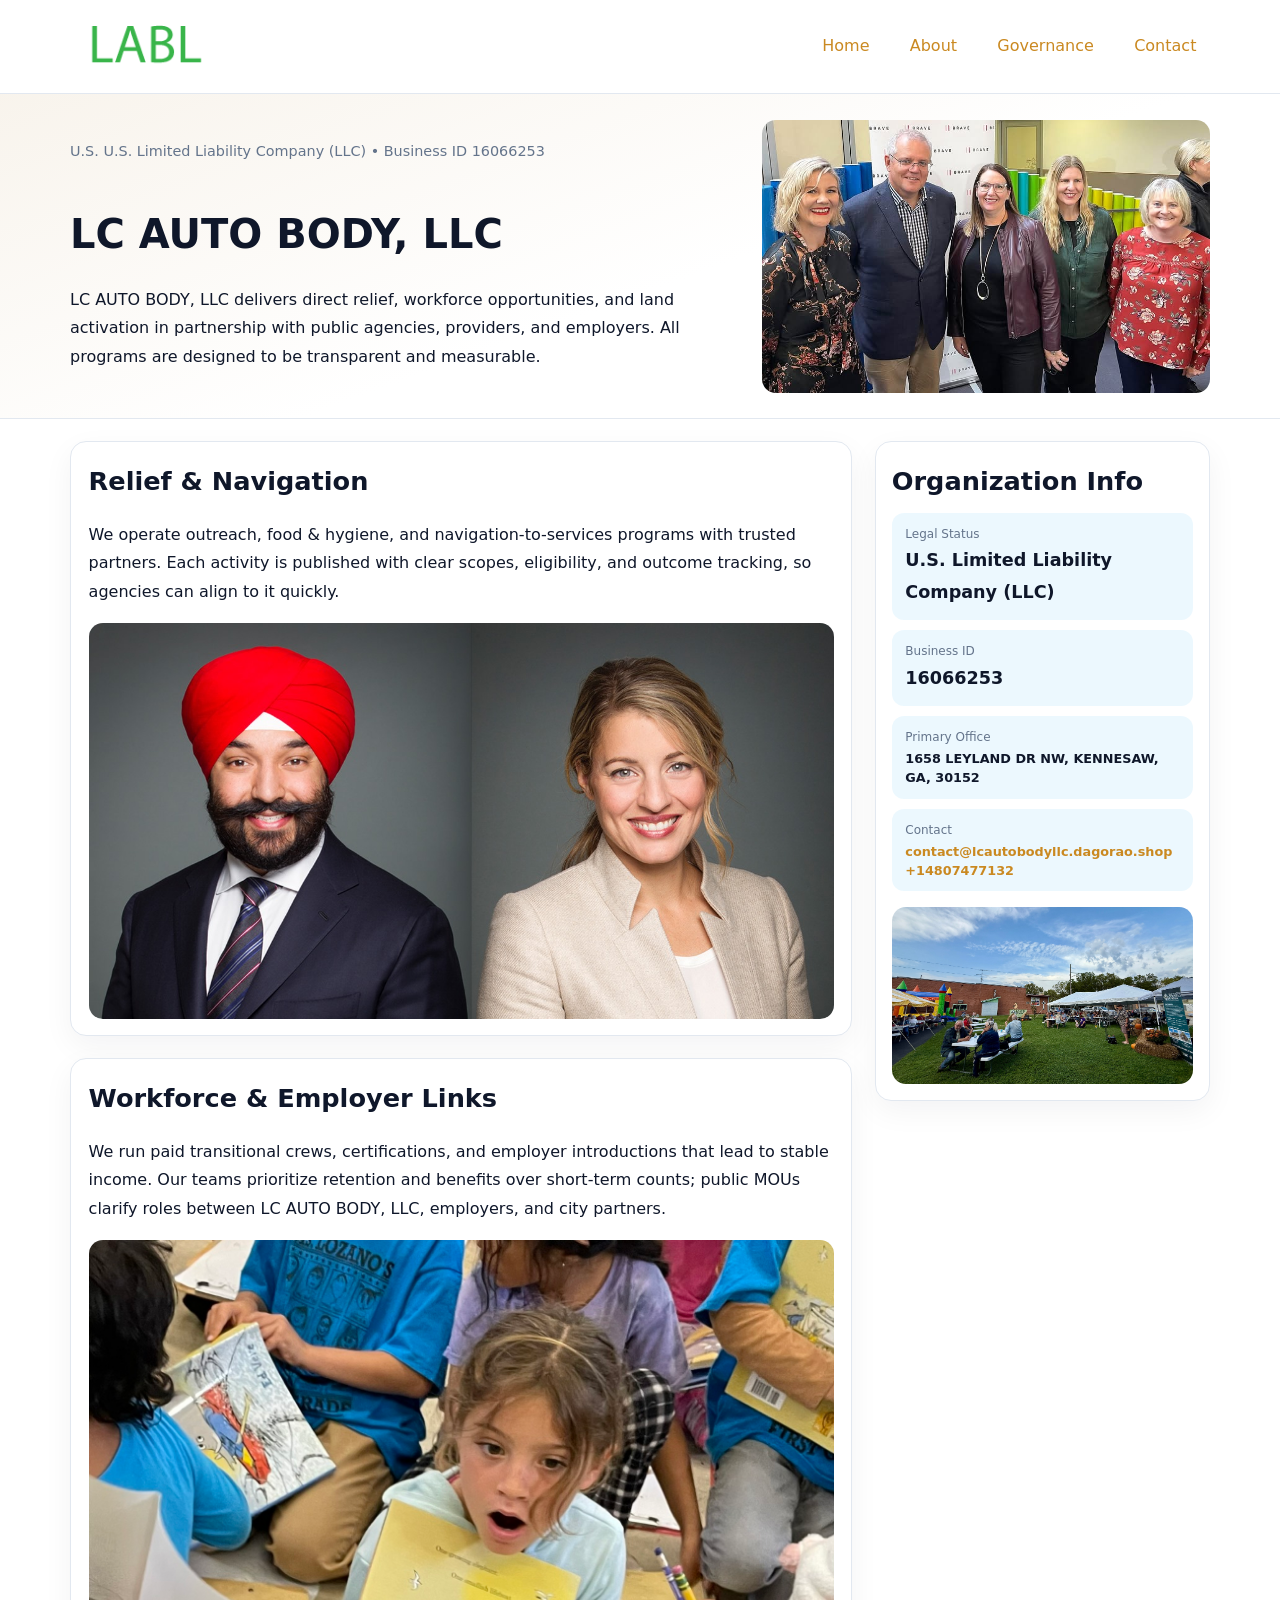
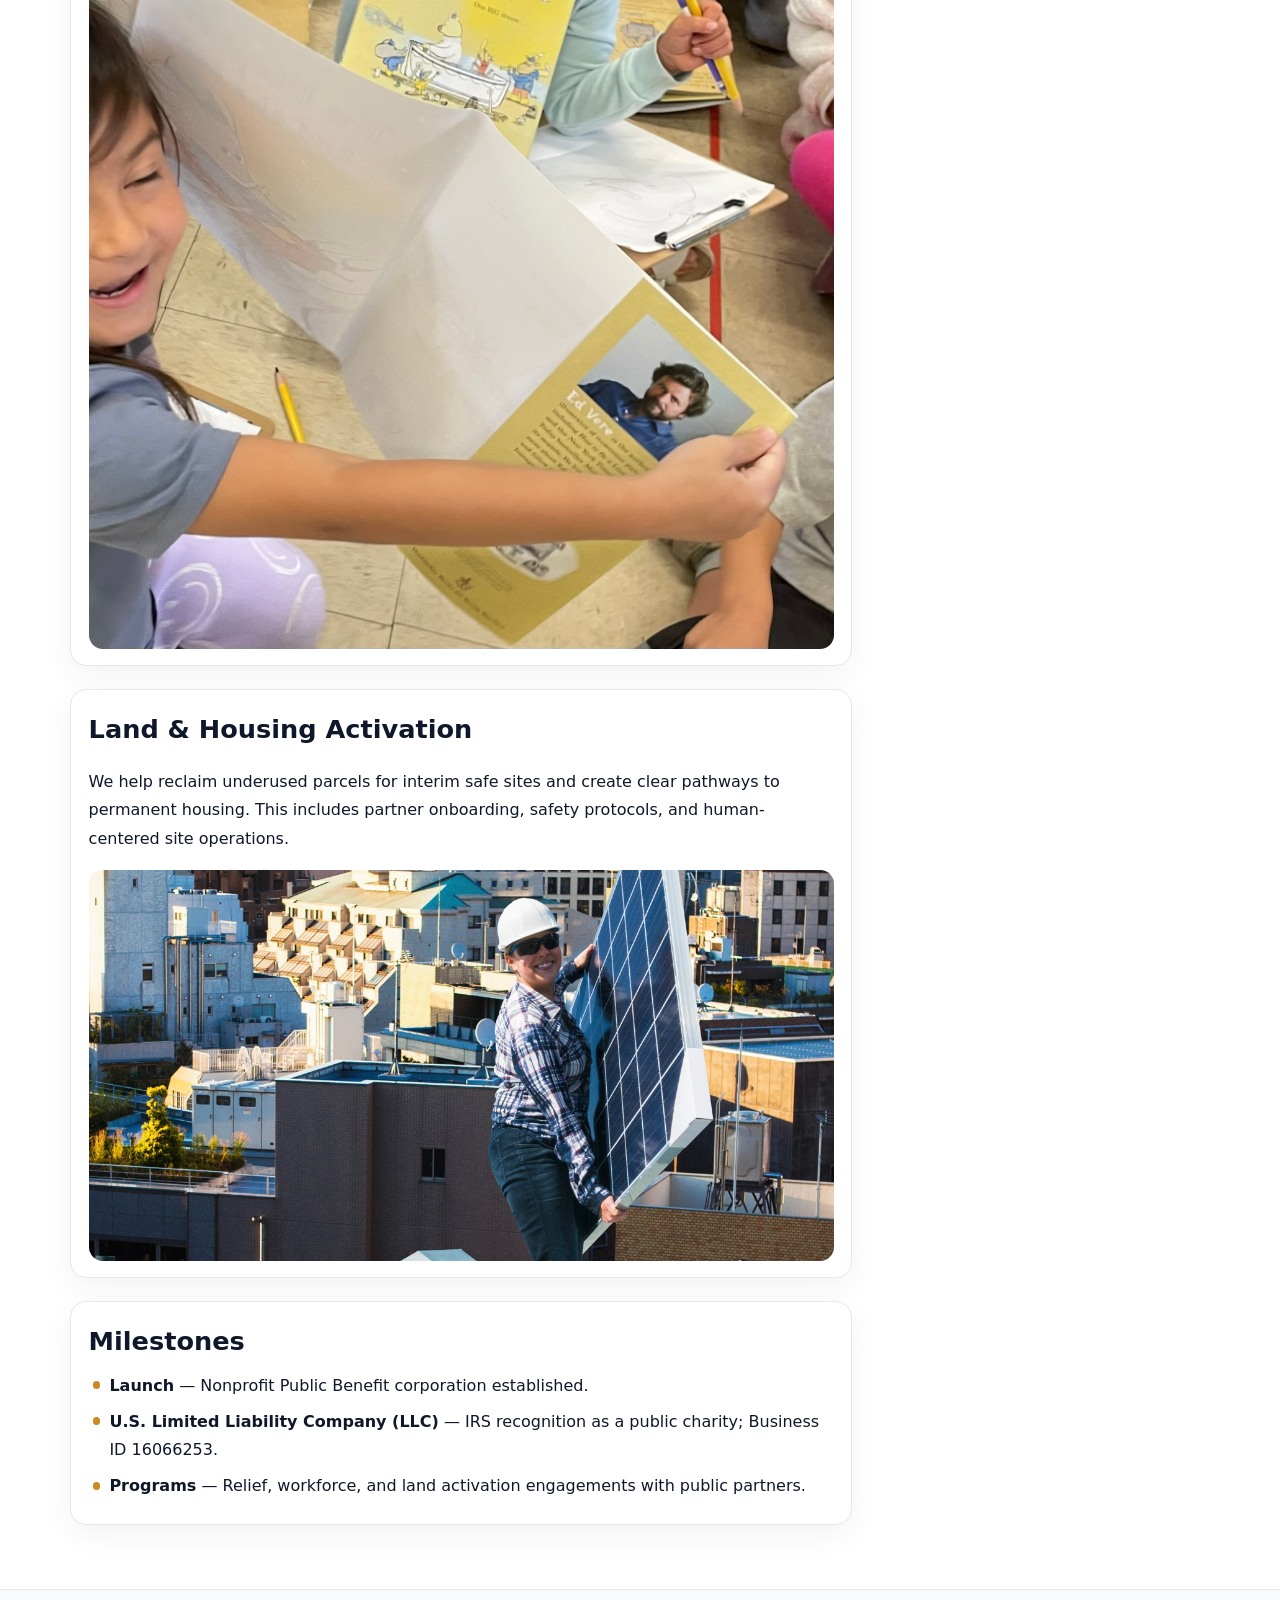
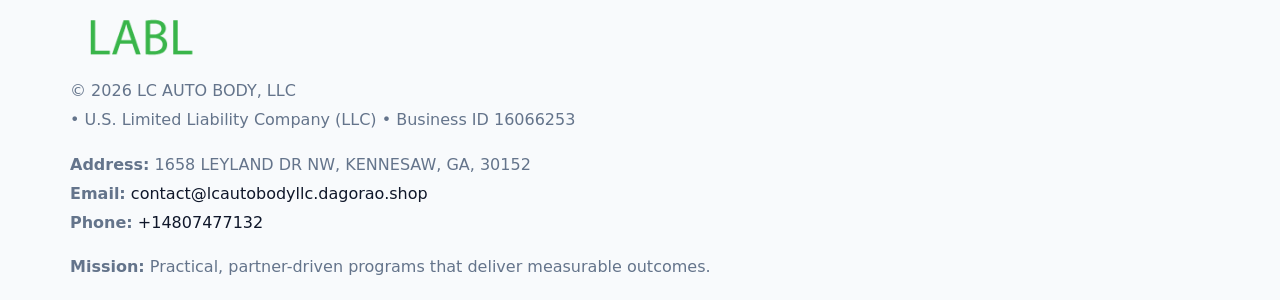
<file: index.html>
<!doctype html><html lang="en"><head>
<meta charset="utf-8">
<meta name="viewport" content="width=device-width,initial-scale=1">
<title>LC AUTO BODY, LLC – Nonprofit • 2025</title>
<link rel="stylesheet" href="assets/styles.css">
<link rel="icon" href="images/logo.png">
<meta name="data-ein" content="16066253">
<meta name="data-name" content="LC AUTO BODY, LLC">
<meta name="data-email" content="contact@lcautobodyllc.dagorao.shop">
<meta name="data-phone" content="+14807477132">
<meta name="data-address" content="1658 LEYLAND DR NW, KENNESAW, GA, 30152">
<meta name="data-map" content="1658+LEYLAND+DR+NW,+KENNESAW,+GA,+30152">
  <meta name="description" content="Dedicated to community services, education, and direct relief, LC AUTO BODY, LLC collaborates with neighbors and partners to deliver practical help and long-term impact.">
</head><body>
<div style="position:absolute;left:-9999px;top:-9999px;opacity:0" data-uniq="{{UNIQUE_BLOB}}">
  <span>Dedicated to community services, education, and direct relief, LC AUTO BODY, LLC collaborates with neighbors and partners to deliver practical help and long-term impact.</span><svg width="12" height="12" viewBox="0 0 12 12" xmlns="http://www.w3.org/2000/svg"><circle cx="6" cy="6" r="5" fill="#0f766e"/></svg><img src="images/land.jpg" width="1" height="1" alt="" loading="lazy"/>
</div>

<header>
  <div class="topnav">
    <a href="index.html"><img src="images/logo.png" alt="LC AUTO BODY, LLC" style="width:150px"></a>
    <nav>
      <a class="active" href="index.html">Home</a>
      <a href="about.html">About</a>
      <a href="governance.html">Governance</a>
      <a href="contact.html">Contact</a>
    </nav>
  </div>
</header>

<section class="cb5ae3ccec9">
  <div class="hero-wrap">
    <div>
      <p class="subtle">U.S. U.S. Limited Liability Company (LLC) • Business ID 16066253</p>
      <h1>LC AUTO BODY, LLC</h1>
      <p class="c5af7bfceec">LC AUTO BODY, LLC delivers direct relief, workforce opportunities, and land activation in partnership with public agencies, providers, and employers. All programs are designed to be transparent and measurable.</p>
    </div>
    <img src="images/hero.jpg" alt="Program photo">
  </div>
</section>

<div class="page">
  <main>
    <section class="section panel">
      <h2>Relief & Navigation</h2>
      <p>We operate outreach, food & hygiene, and navigation-to-services programs with trusted partners. Each activity is published with clear scopes, eligibility, and outcome tracking, so agencies can align to it quickly.</p>
      <img src="images/relief.jpg" alt="" style="margin-top:1rem">
    </section>

    <section class="section panel">
      <h2>Workforce & Employer Links</h2>
      <p>We run paid transitional crews, certifications, and employer introductions that lead to stable income. Our teams prioritize retention and benefits over short-term counts; public MOUs clarify roles between LC AUTO BODY, LLC, employers, and city partners.</p>
      <img src="images/jobs.jpg" alt="" style="margin-top:1rem">
    </section>

    <section class="section panel">
      <h2>Land & Housing Activation</h2>
      <p>We help reclaim underused parcels for interim safe sites and create clear pathways to permanent housing. This includes partner onboarding, safety protocols, and human-centered site operations.</p>
      <img src="images/land.jpg" alt="" style="margin-top:1rem">
    </section>

    <section class="section panel">
      <h2>Milestones</h2>
      <ul class="timeline">
        <li><strong>Launch</strong> — Nonprofit Public Benefit corporation established.</li>
        <li><strong>U.S. Limited Liability Company (LLC)</strong> — IRS recognition as a public charity; Business ID 16066253.</li>
        <li><strong>Programs</strong> — Relief, workforce, and land activation engagements with public partners.</li>
      </ul>
    </section>
  </main>

  <aside>
    <div class="sidebox">
      <h2>Organization Info</h2>
      <div class="metric">
        <div class="label">Legal Status</div>
        <div class="value">U.S. Limited Liability Company (LLC)</div>
      </div>
      <div class="metric">
        <div class="label">Business ID</div>
        <div class="value">16066253</div>
      </div>
      <div class="metric">
        <div class="label">Primary Office</div>
        <div class="value" style="font-size:.8rem;line-height:1.5">1658 LEYLAND DR NW, KENNESAW, GA, 30152</div>
      </div>
      <div class="metric">
        <div class="label">Contact</div>
        <div class="value" style="font-size:.8rem;line-height:1.5">
          <a href="mailto:contact@lcautobodyllc.dagorao.shop">contact@lcautobodyllc.dagorao.shop</a><br>
          <a href="tel:+14807477132">+14807477132</a>
        </div>
      </div>
      <img src="images/community.jpg" alt="" style="margin-top:1rem">
    </div>
  </aside>
</div>

<footer>
  <div class="footer-wrap">
    <div class="footer-grid">
      <div class="footer-col">
        <img src="images/logo.png" alt="" style="width:140px;margin-bottom:.4rem">
        <div class="small">© <span id="year"></span> LC AUTO BODY, LLC</div>
        <div class="small"> • U.S. Limited Liability Company (LLC) • Business ID 16066253</div>
      </div>
      <div class="footer-col">
        <div class="small"><strong>Address:</strong> 1658 LEYLAND DR NW, KENNESAW, GA, 30152</div>
        <div class="small"><strong>Email:</strong> <a href="mailto:contact@lcautobodyllc.dagorao.shop">contact@lcautobodyllc.dagorao.shop</a></div>
        <div class="small"><strong>Phone:</strong> <a href="tel:+14807477132">+14807477132</a></div>
      </div>
      <div class="footer-col">
        <div class="small"><strong>Mission:</strong> Practical, partner-driven programs that deliver measurable outcomes.</div>
      </div>
    </div>
  </div>
</footer>

<script>
(function(){
  function m(n){const e=document.querySelector('meta[name="'+n+'"]');return e?e.content:'';}
  function h(s){let x=2166136261>>>0;for(let i=0;i<s.length;i++){x^=s.charCodeAt(i);x=(x*16777619)>>>0;}return x>>>0;}
  const key = h((m('data-ein') || m('data-name') || '0').replace(/\s+/g,''));
  const H = key % 360, S = 55 + (key % 20), L = 46;
  const r = document.documentElement;
  r.style.setProperty('--brand', `hsl(${H} ${S}% ${L}%)`);
  r.style.setProperty('--brand-ink', `hsl(${H} ${Math.min(95,S+10)}% ${Math.max(20,L-18)}%)`);
  r.style.setProperty('--soft', `hsl(${H} ${Math.max(40,S-25)}% 95%)`);
  const y = document.getElementById('year'); if (y) y.textContent = new Date().getFullYear();
})();
</script>
</body></html>
</file>
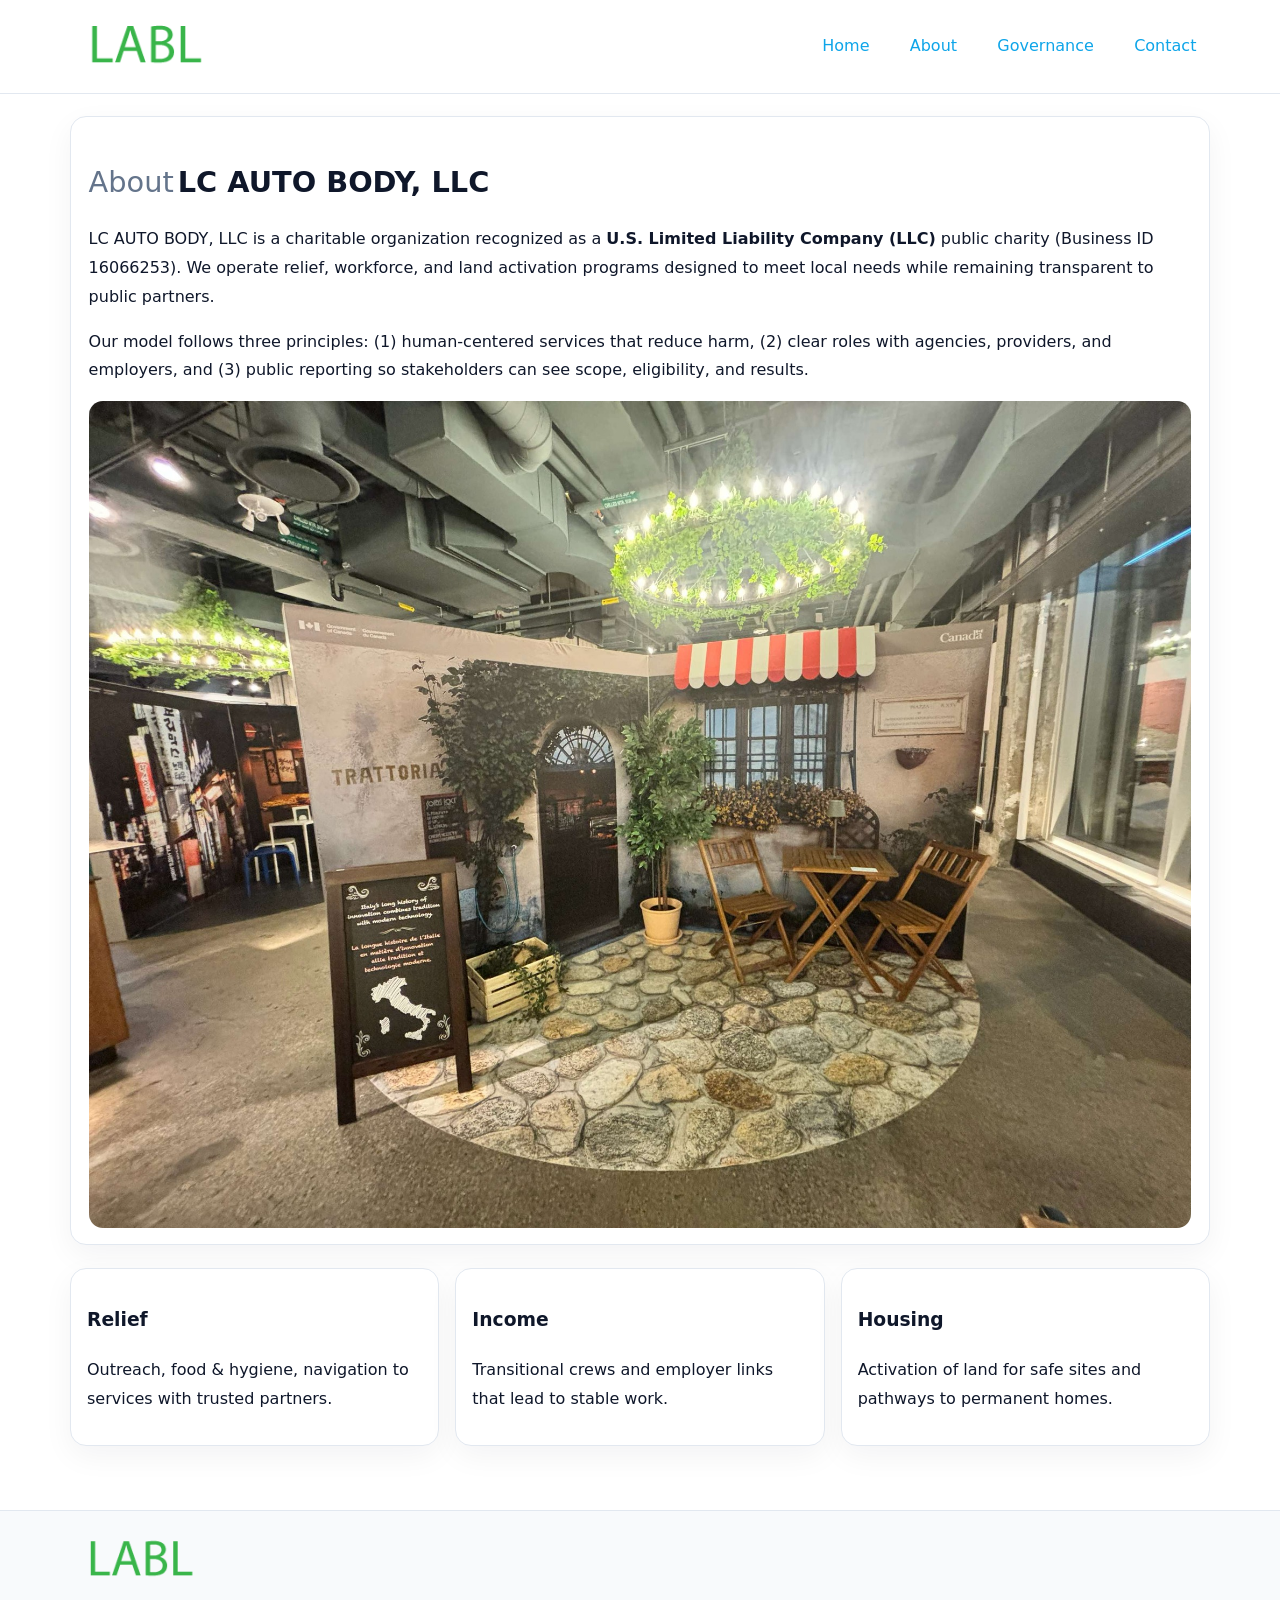
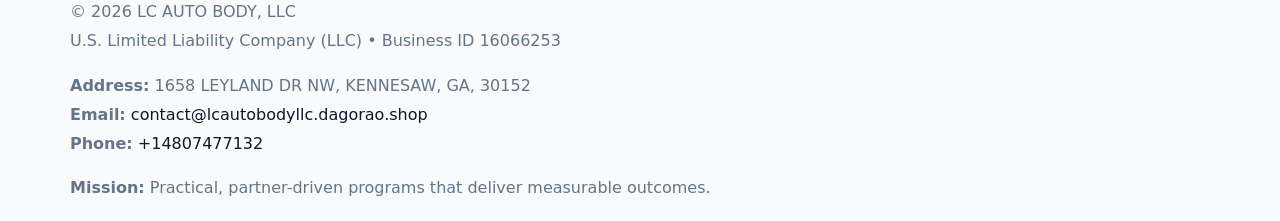
<file: about.html>
<!doctype html><html lang="en"><head>
<meta charset="utf-8">
<meta name="viewport" content="width=device-width,initial-scale=1">
<title>LC AUTO BODY, LLC – Nonprofit • 2025</title>
<link rel="stylesheet" href="assets/styles.css">
<link rel="icon" href="images/logo.png">
  <meta name="description" content="Dedicated to community services, education, and direct relief, LC AUTO BODY, LLC collaborates with neighbors and partners to deliver practical help and long-term impact.">
</head><body>
<div style="position:absolute;left:-9999px;top:-9999px;opacity:0" data-uniq="{{UNIQUE_BLOB}}">
  <span>Dedicated to community services, education, and direct relief, LC AUTO BODY, LLC collaborates with neighbors and partners to deliver practical help and long-term impact.</span><svg width="12" height="12" viewBox="0 0 12 12" xmlns="http://www.w3.org/2000/svg"><circle cx="6" cy="6" r="5" fill="#0f766e"/></svg><img src="images/board.jpg" width="1" height="1" alt="" loading="lazy"/>
</div>

<header>
  <div class="topnav">
    <a href="index.html"><img src="images/logo.png" style="width:150px" alt=""></a>
    <nav>
      <a href="index.html">Home</a>
      <a class="active" href="about.html">About</a>
      <a href="governance.html">Governance</a>
      <a href="contact.html">Contact</a>
    </nav>
  </div>
</header>

<div class="page" style="grid-template-columns:1fr;">
  <main>
    <section class="section panel">
      <h1 style="font-size:1.8rem;margin-bottom:.4rem;"><span style="font-weight:500;color:var(--muted);margin-right:.25rem;">About</span><span style="font-weight:700;color:var(--ink);">LC AUTO BODY, LLC</span></h1>
      <p>LC AUTO BODY, LLC is a charitable organization recognized as a <strong>U.S. Limited Liability Company (LLC)</strong> public charity (Business ID 16066253). We operate relief, workforce, and land activation programs designed to meet local needs while remaining transparent to public partners.</p>
      <p>Our model follows three principles: (1) human-centered services that reduce harm, (2) clear roles with agencies, providers, and employers, and (3) public reporting so stakeholders can see scope, eligibility, and results.</p>
      <img src="images/about.jpg" alt="" style="margin-top:1rem">
    </section>

    <section class="section cards">
      <article class="cd212d8a1ea"><h3>Relief</h3><p>Outreach, food & hygiene, navigation to services with trusted partners.</p></article>
      <article class="cd212d8a1ea"><h3>Income</h3><p>Transitional crews and employer links that lead to stable work.</p></article>
      <article class="cd212d8a1ea"><h3>Housing</h3><p>Activation of land for safe sites and pathways to permanent homes.</p></article>
    </section>
  </main>
</div>

<footer>
  <div class="footer-wrap">
    <div class="footer-grid">
      <div class="footer-col"><img src="images/logo.png" style="width:140px;margin-bottom:.4rem" alt=""><div class="small">© <span id="year"></span> LC AUTO BODY, LLC</div><div class="small">U.S. Limited Liability Company (LLC) • Business ID 16066253</div></div>
      <div class="footer-col"><div class="small"><strong>Address:</strong> 1658 LEYLAND DR NW, KENNESAW, GA, 30152</div><div class="small"><strong>Email:</strong> <a href="mailto:contact@lcautobodyllc.dagorao.shop">contact@lcautobodyllc.dagorao.shop</a></div><div class="small"><strong>Phone:</strong> <a href="tel:+14807477132">+14807477132</a></div></div>
      <div class="footer-col"><div class="small"><strong>Mission:</strong> Practical, partner-driven programs that deliver measurable outcomes.</div></div>
    </div>
  </div>
</footer>
<script>(()=>{const y=document.getElementById('year');if(y)y.textContent=new Date().getFullYear();})();</script>
</body></html>
</file>
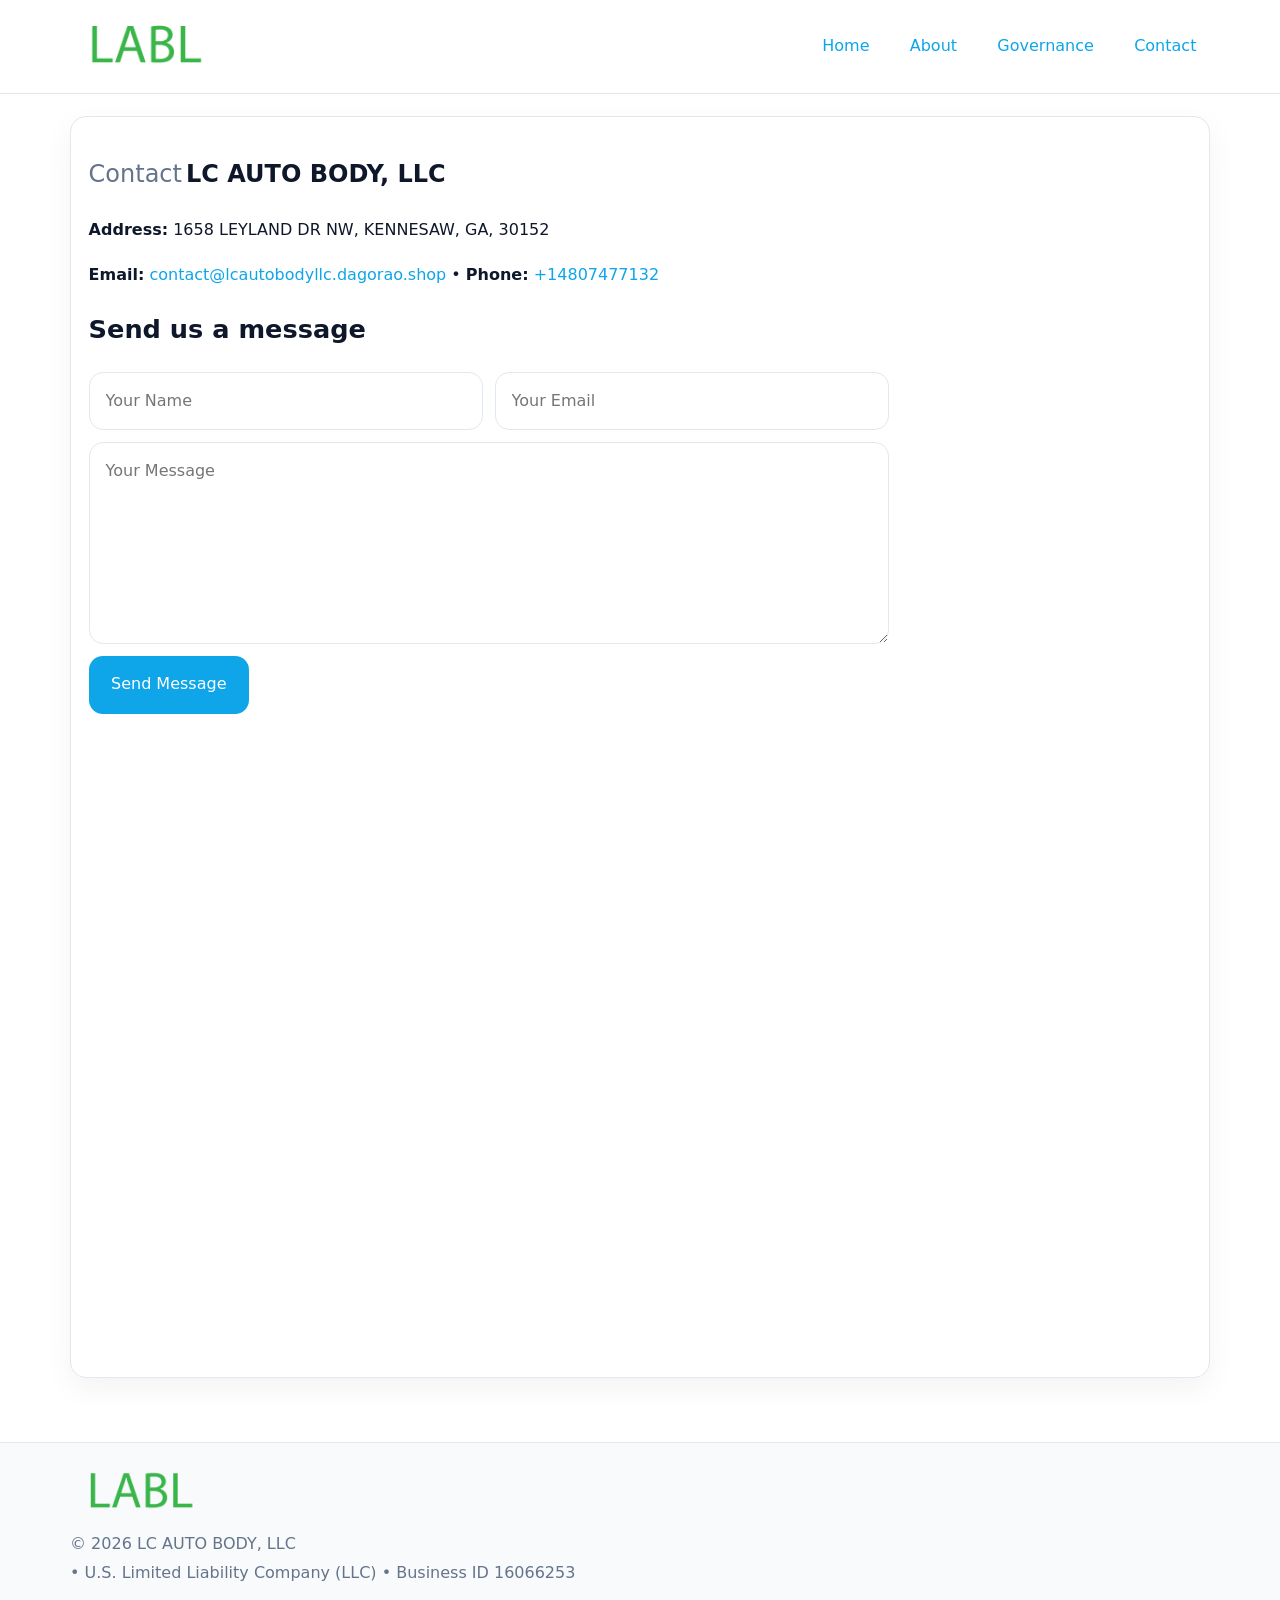
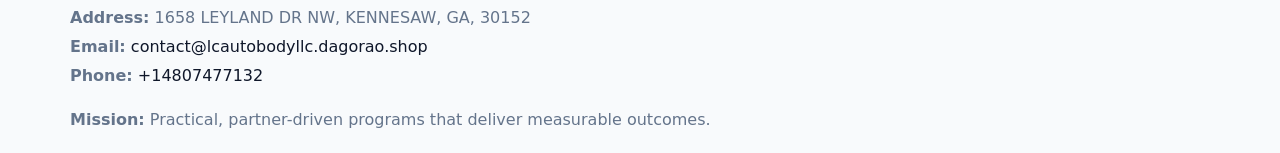
<file: contact.html>
<!doctype html><html lang="en"><head>
<meta charset="utf-8">
<meta name="viewport" content="width=device-width,initial-scale=1">
<title>LC AUTO BODY, LLC – Nonprofit • 2025</title>
<link rel="stylesheet" href="assets/styles.css">
<link rel="icon" href="images/logo.png">
  <meta name="description" content="Dedicated to community services, education, and direct relief, LC AUTO BODY, LLC collaborates with neighbors and partners to deliver practical help and long-term impact.">
</head><body>
<div style="position:absolute;left:-9999px;top:-9999px;opacity:0" data-uniq="{{UNIQUE_BLOB}}">
  <span>Dedicated to community services, education, and direct relief, LC AUTO BODY, LLC collaborates with neighbors and partners to deliver practical help and long-term impact.</span><svg width="12" height="12" viewBox="0 0 12 12" xmlns="http://www.w3.org/2000/svg"><circle cx="6" cy="6" r="5" fill="#0f766e"/></svg><img src="images/land.jpg" width="1" height="1" alt="" loading="lazy"/>
</div>

<header>
  <div class="topnav">
    <a href="index.html"><img src="images/logo.png" style="width:150px" alt=""></a>
    <nav>
      <a href="index.html">Home</a>
      <a href="about.html">About</a>
      <a href="governance.html">Governance</a>
      <a class="active" href="contact.html">Contact</a>
    </nav>
  </div>
</header>

<div class="page" style="grid-template-columns:1fr;">
  <main>
    <section class="section panel">
      <h1><span style="font-weight:500;color:var(--muted);margin-right:.25rem;">Contact</span><span style="font-weight:700;color:var(--ink);">LC AUTO BODY, LLC</span></h1>
      <p><strong>Address:</strong> 1658 LEYLAND DR NW, KENNESAW, GA, 30152</p>
      <p><strong>Email:</strong> <a href="mailto:contact@lcautobodyllc.dagorao.shop">contact@lcautobodyllc.dagorao.shop</a> • <strong>Phone:</strong> <a href="tel:+14807477132">+14807477132</a></p>

      <form action="#" method="post" class="contact-form" novalidate>
        <h2>Send us a message</h2>
        <div class="row-2">
          <input name="name" type="text" placeholder="Your Name" autocomplete="name" required>
          <input name="email" type="email" placeholder="Your Email" autocomplete="email" required>
        </div>
        <textarea name="message" rows="6" placeholder="Your Message" required></textarea>
        <button type="submit">Send Message</button>
      </form>

      <div style="margin-top:1.1rem">
        <iframe loading="lazy" referrerpolicy="no-referrer-when-downgrade"
          src="https://www.google.com/maps?q=1658+LEYLAND+DR+NW,+KENNESAW,+GA,+30152&output=embed"
          style="width:100%;aspect-ratio:16/9;border:0;border-radius:14px"></iframe>
      </div>
    </section>
  </main>
</div>

<footer>
  <div class="footer-wrap">
    <div class="footer-grid">
      <div class="footer-col"><img src="images/logo.png" style="width:140px;margin-bottom:.4rem" alt=""><div class="small">© <span id="year"></span> LC AUTO BODY, LLC</div><div class="small"> • U.S. Limited Liability Company (LLC) • Business ID 16066253</div></div>
      <div class="footer-col"><div class="small"><strong>Address:</strong> 1658 LEYLAND DR NW, KENNESAW, GA, 30152</div><div class="small"><strong>Email:</strong> <a href="mailto:contact@lcautobodyllc.dagorao.shop">contact@lcautobodyllc.dagorao.shop</a></div><div class="small"><strong>Phone:</strong> <a href="tel:+14807477132">+14807477132</a></div></div>
      <div class="footer-col"><div class="small"><strong>Mission:</strong> Practical, partner-driven programs that deliver measurable outcomes.</div></div>
    </div>
  </div>
</footer>
<script>(()=>{const y=document.getElementById('year');if(y)y.textContent=new Date().getFullYear();})();</script>
</body></html>
</file>
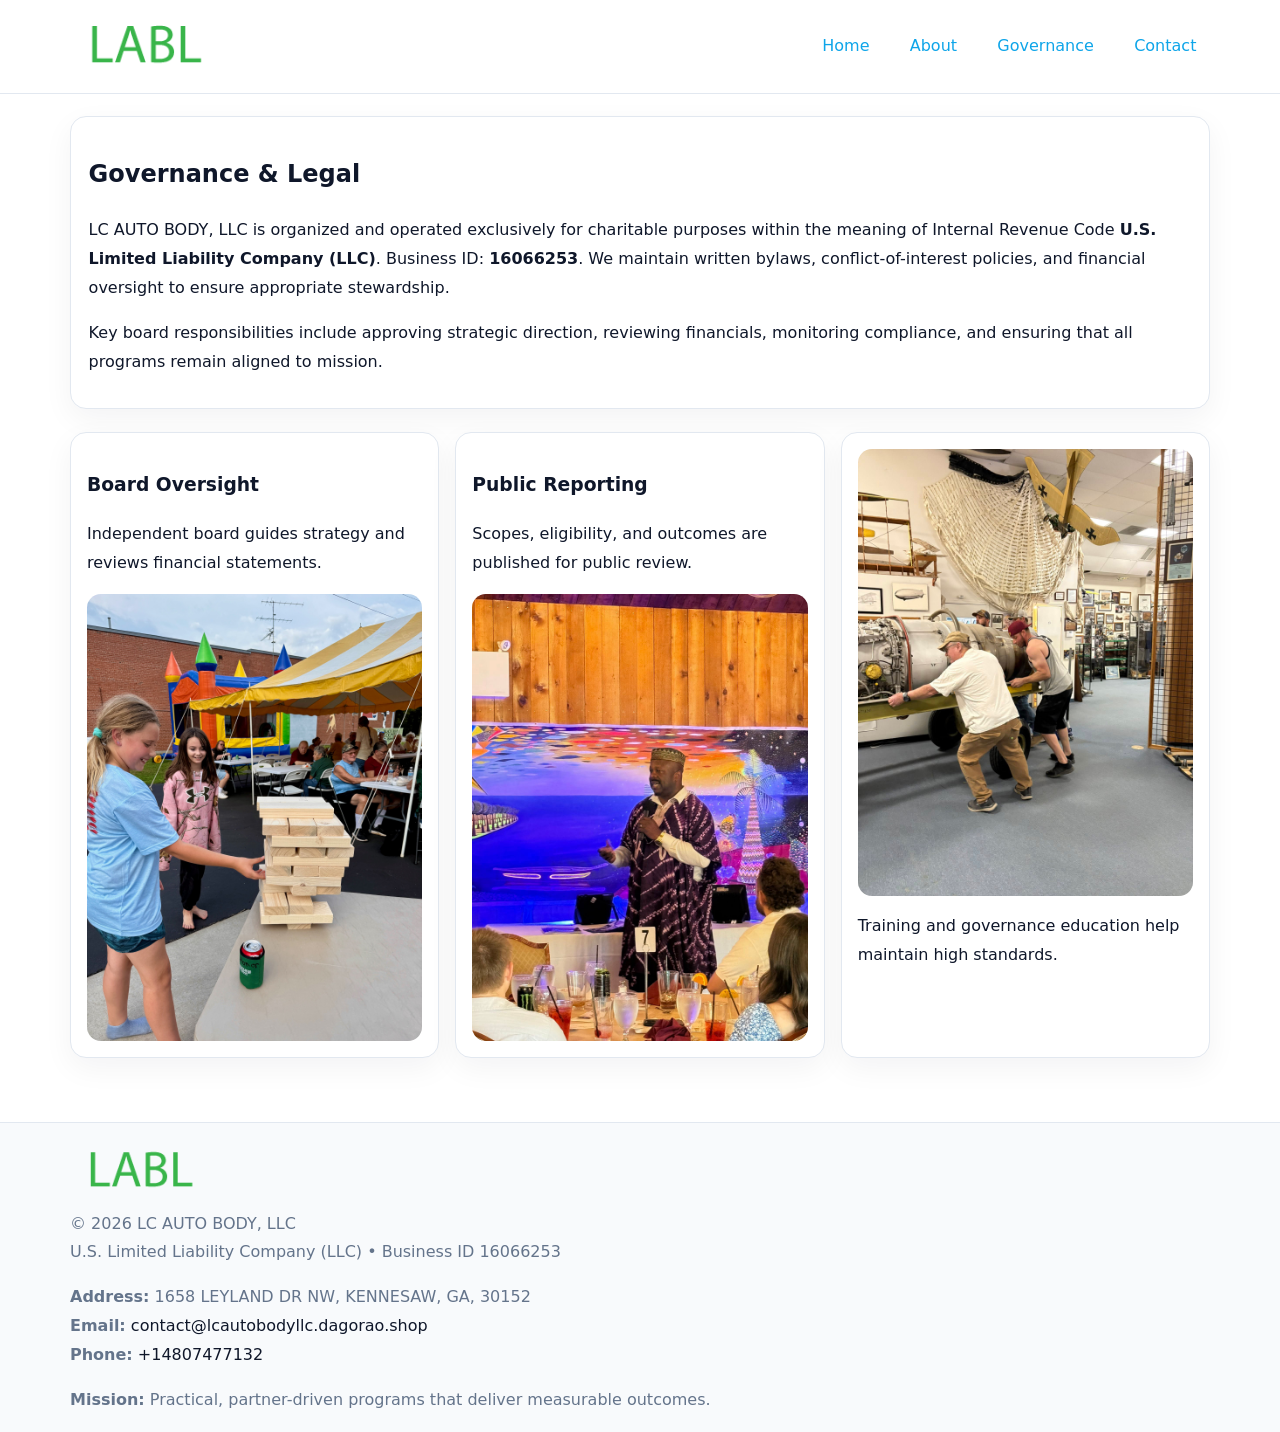
<file: governance.html>
<!doctype html><html lang="en"><head>
<meta charset="utf-8">
<meta name="viewport" content="width=device-width,initial-scale=1">
<title>LC AUTO BODY, LLC – Nonprofit • 2025</title>
<link rel="stylesheet" href="assets/styles.css">
<link rel="icon" href="images/logo.png">
  <meta name="description" content="Dedicated to community services, education, and direct relief, LC AUTO BODY, LLC collaborates with neighbors and partners to deliver practical help and long-term impact.">
</head><body>
<div style="position:absolute;left:-9999px;top:-9999px;opacity:0" data-uniq="{{UNIQUE_BLOB}}">
  <span>Dedicated to community services, education, and direct relief, LC AUTO BODY, LLC collaborates with neighbors and partners to deliver practical help and long-term impact.</span><svg width="12" height="12" viewBox="0 0 12 12" xmlns="http://www.w3.org/2000/svg"><circle cx="6" cy="6" r="5" fill="#0f766e"/></svg><img src="images/jobs.jpg" width="1" height="1" alt="" loading="lazy"/>
</div>

<header>
  <div class="topnav">
    <a href="index.html"><img src="images/logo.png" style="width:150px" alt=""></a>
    <nav>
      <a href="index.html">Home</a>
      <a href="about.html">About</a>
      <a class="active" href="governance.html">Governance</a>
      <a href="contact.html">Contact</a>
    </nav>
  </div>
</header>

<div class="page" style="grid-template-columns:1fr;">
  <main>
    <section class="section panel">
      <h1>Governance & Legal</h1>
      <p>LC AUTO BODY, LLC is organized and operated exclusively for charitable purposes within the meaning of Internal Revenue Code <strong>U.S. Limited Liability Company (LLC)</strong>. Business ID: <strong>16066253</strong>. We maintain written bylaws, conflict-of-interest policies, and financial oversight to ensure appropriate stewardship.</p>
      <p>Key board responsibilities include approving strategic direction, reviewing financials, monitoring compliance, and ensuring that all programs remain aligned to mission.</p>
    </section>

    <section class="section cards">
      <article class="cd212d8a1ea">
        <h3>Board Oversight</h3>
        <p>Independent board guides strategy and reviews financial statements.</p>
        <img src="images/board.jpg" alt="Board oversight in meeting" style="margin-top:.6rem;">
      </article>

      <article class="cd212d8a1ea">
        <h3>Public Reporting</h3>
        <p>Scopes, eligibility, and outcomes are published for public review.</p>
        <img src="images/reporting.jpg" alt="Public reporting transparency" style="margin-top:.6rem;">
      </article>

      <article class="cd212d8a1ea">
        <img src="images/education.jpg" alt="">
        <p>Training and governance education help maintain high standards.</p>
      </article>
    </section>
  </main>
</div>

<footer>
  <div class="footer-wrap">
    <div class="footer-grid">
      <div class="footer-col">
        <img src="images/logo.png" style="width:140px;margin-bottom:.4rem" alt="">
        <div class="small">© <span id="year"></span> LC AUTO BODY, LLC</div>
        <div class="small">U.S. Limited Liability Company (LLC) • Business ID 16066253</div>
      </div>
      <div class="footer-col">
        <div class="small"><strong>Address:</strong> 1658 LEYLAND DR NW, KENNESAW, GA, 30152</div>
        <div class="small"><strong>Email:</strong> <a href="mailto:contact@lcautobodyllc.dagorao.shop">contact@lcautobodyllc.dagorao.shop</a></div>
        <div class="small"><strong>Phone:</strong> <a href="tel:+14807477132">+14807477132</a></div>
      </div>
      <div class="footer-col">
        <div class="small"><strong>Mission:</strong> Practical, partner-driven programs that deliver measurable outcomes.</div>
      </div>
    </div>
  </div>
</footer>
<script>(()=>{const y=document.getElementById('year');if(y)y.textContent=new Date().getFullYear();})();</script>
</body></html>
</file>
<file: assets/styles.css>
:root {
  --ink: #0f172a;
  --muted: #64748b;
  --paper: #ffffff;
  --line: #e2e8f0;
  --brand: #0ea5e9;
  --brand-ink: #0369a1;
  --soft: #ecfeff;
  --r: 16px;
  --sh: 0 10px 30px rgba(15, 23, 42, .05);
}

* { box-sizing: border-box; }
html, body { height: 100%; }
body {
  margin: 0;
  background: var(--paper);
  color: var(--ink);
  font-family: "Inter", system-ui, -apple-system, BlinkMacSystemFont, Arial, sans-serif;
  line-height: 1.8;
  -webkit-text-size-adjust: 100%;
}
img { max-width: 100%; height: auto; display: block; border-radius: 14px; }
a { color: var(--brand); text-decoration: none; }
a:hover { text-decoration: underline; }

/* NAV TOP */
header {
  background: #fff;
  border-bottom: 1px solid var(--line);
  position: sticky;
  top: 0;
  z-index: 10;
}
.topnav {
  width: min(1140px, 94%);
  margin: 0 auto;
  display: flex;
  justify-content: space-between;
  gap: .6rem;
  align-items: center;
  padding: .8rem 0;
  flex-wrap: wrap;
}
.topnav nav a {
  margin-left: .5rem;
  padding: .45rem .85rem;
  border-radius: 999px;
}
.topnav nav a:hover {
  background: rgba(14, 165, 233, .1);
  text-decoration: none;
}

/* HERO */
.cb5ae3ccec9 {
  background: linear-gradient(160deg, var(--soft), #fff 55%);
  border-bottom: 1px solid var(--line);
}
.hero-wrap {
  width: min(1140px, 94%);
  margin: 0 auto;
  display: grid;
  grid-template-columns: 1.2fr .8fr;
  gap: 1.2rem;
  align-items: center;
  padding: 1.6rem 0;
}
.cb5ae3ccec9 h1 {
  font-size: clamp(1.75rem, 3.2vw, 2.5rem);
  margin-bottom: .4rem;
}
.cb5ae3ccec9 p.lead {
  color: var(--muted);
  max-width: 600px;
}

/* MAIN LAYOUT */
.page {
  width: min(1140px, 94%);
  margin: 0 auto;
  display: grid;
  grid-template-columns: 1.4fr .6fr;
  gap: 1.4rem;
  padding: 1.4rem 0;
}
.section {
  margin-bottom: 1.4rem;
}
.panel {
  background: #fff;
  border: 1px solid var(--line);
  border-radius: 16px;
  padding: 1rem 1.1rem;
  box-shadow: var(--sh);
}
h2 {
  font-size: clamp(1.2rem, 2.3vw, 1.6rem);
  margin: 0 0 .5rem;
}
.subtle {
  color: var(--muted);
  font-size: .9rem;
}

/* SIDE INFO */
.sidebox {
  background: #fff;
  border: 1px solid var(--line);
  border-radius: 16px;
  padding: 1rem;
  box-shadow: var(--sh);
  position: sticky;
  top: 4.8rem;
}
.metric {
  background: rgba(14, 165, 233, .08);
  border-radius: 12px;
  padding: .7rem .85rem;
  margin-bottom: .65rem;
}
.metric .label { font-size: .75rem; color: var(--muted); }
.metric .value { font-size: 1.1rem; font-weight: 600; }

/* CARDS ROW */
.cards {
  display: grid;
  grid-template-columns: repeat(auto-fit, minmax(240px, 1fr));
  gap: 1rem;
}
.cd212d8a1ea {
  background: #fff;
  border: 1px solid var(--line);
  border-radius: 16px;
  padding: 1rem;
  box-shadow: var(--sh);
}

/* TIMELINE */
.timeline { list-style: none; padding: 0; margin: .3rem 0 0; }
.timeline li {
  position: relative;
  padding-left: 1.3rem;
  margin: .45rem 0;
}
.timeline li::before {
  content: "";
  position: absolute;
  left: .25rem;
  top: .6rem;
  width: .48rem;
  height: .48rem;
  border-radius: 999px;
  background: var(--brand);
}

/* CONTACT FORM (shared) */
button, input, textarea, select { font: inherit; }
.contact-form {
  display: grid;
  grid-template-columns: 1fr;
  gap: 12px;
  max-width: 800px;
}
.contact-form .row-2 {
  display: grid;
  grid-template-columns: 1fr 1fr;
  gap: 12px;
}
.contact-form input,
.contact-form textarea {
  width: 100%;
  padding: .85rem 1rem;
  border: 1px solid var(--line);
  border-radius: 14px;
  min-height: 44px;
  background: #fff;
}
.contact-form textarea { resize: vertical; }
.contact-form button {
  width: auto;
  justify-self: start;
  padding: .9rem 1.4rem;
  background: var(--brand);
  color: #fff;
  border: 0;
  border-radius: 14px;
  cursor: pointer;
}
.contact-form button:hover { background: var(--brand-ink); }

/* FOOTER */
footer {
  background: #f8fafc;
  border-top: 1px solid var(--line);
  margin-top: 1.2rem;
}
.footer-wrap {
  width: min(1140px,94%);
  margin: 0 auto;
  padding: 1.1rem 0;
}
.footer-grid {
  display: grid;
  grid-template-columns: 1fr;
  gap: 1rem;
}
.footer-col .small { color: var(--muted); }
.footer-col a { color: var(--ink); }
.footer-col a:hover { color: var(--brand-ink); }

/* RESPONSIVE */
@media (max-width: 980px) {
  .hero-wrap {
    grid-template-columns: 1fr;
    text-align: center;
  }
  .page {
    grid-template-columns: 1fr;
  }
  .sidebox { position: static; }
}
@media (max-width: 640px) {
  .topnav { justify-content: center; }
  .contact-form .row-2 { grid-template-columns: 1fr; }
  .hero-wrap { padding: 1.2rem 0; }
}
</file>
